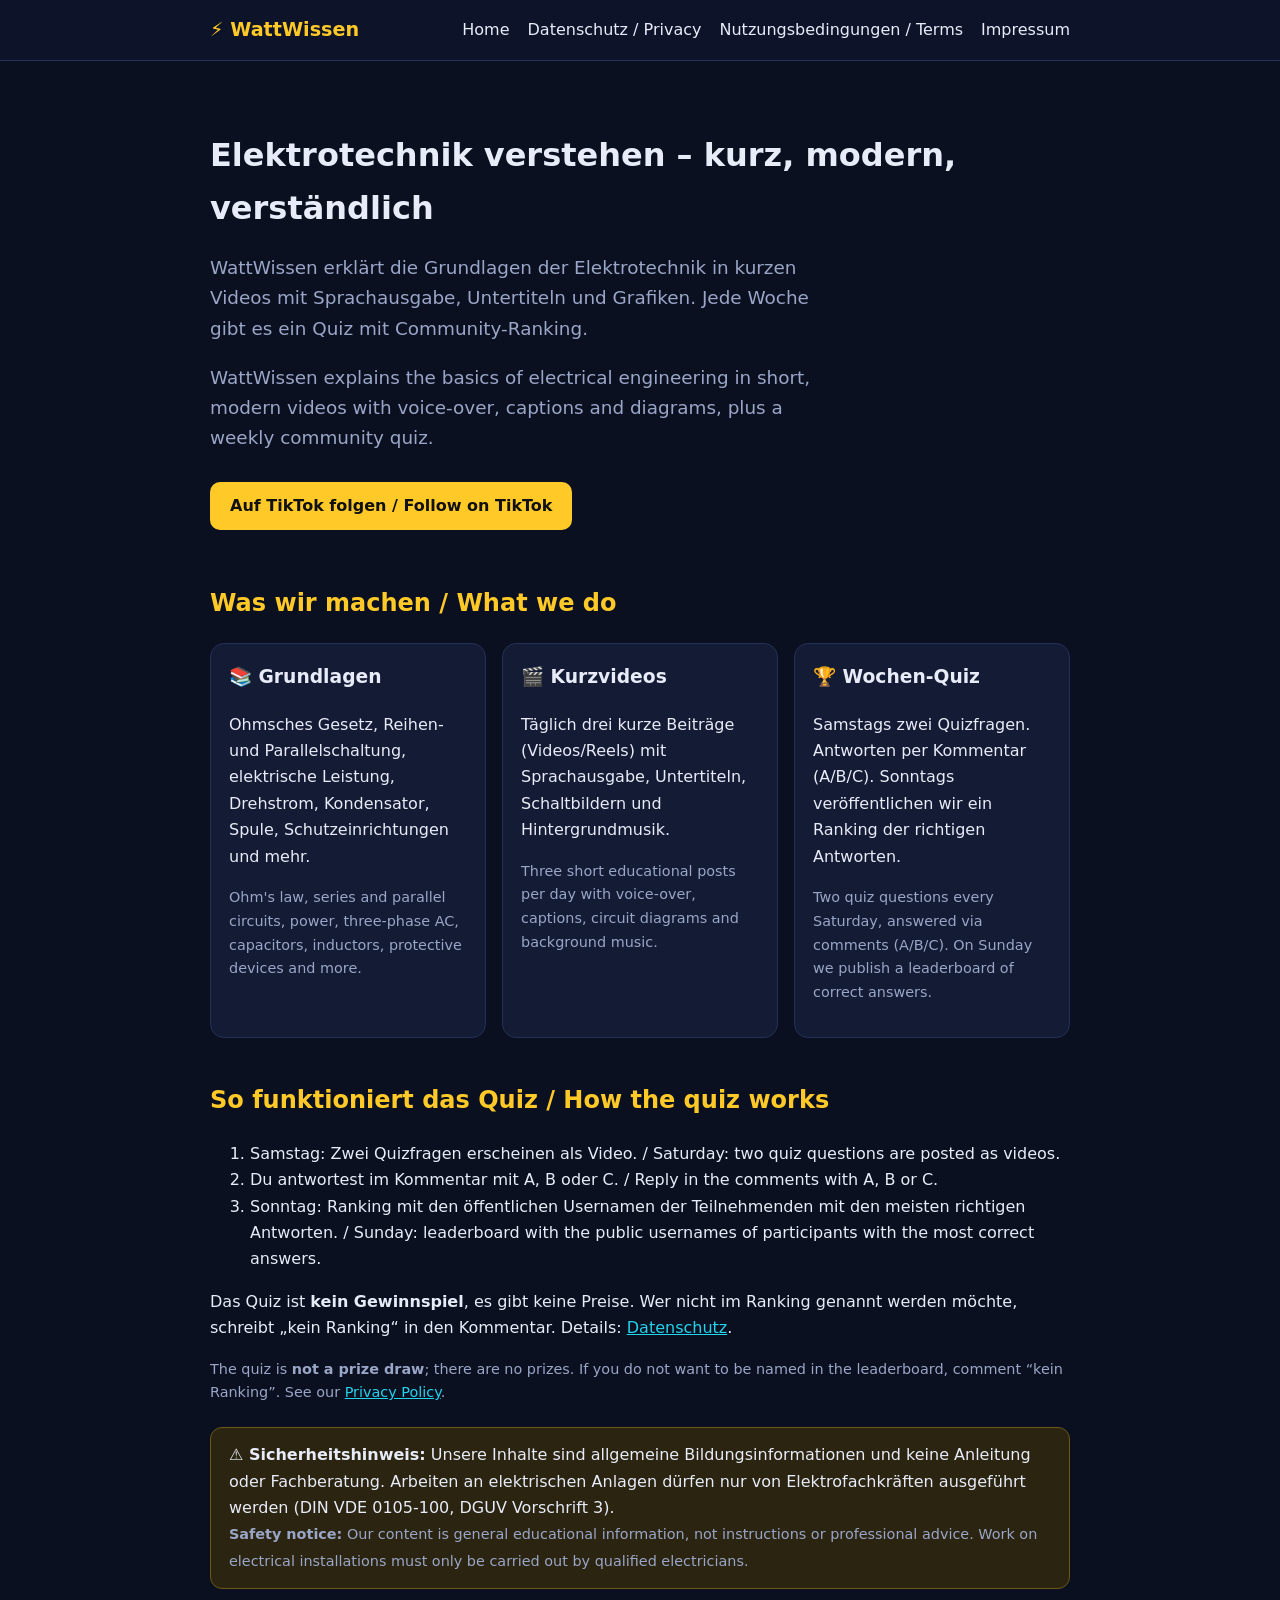
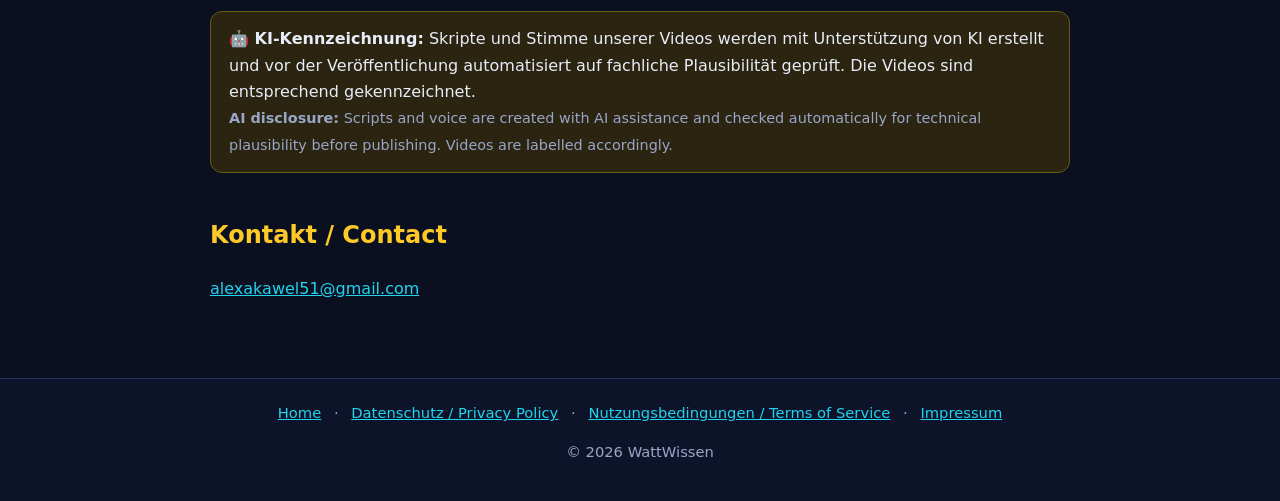
<file: index.html>
<!DOCTYPE html>
<html lang="de">
<head>
<meta charset="utf-8">
<meta name="viewport" content="width=device-width, initial-scale=1">
<title>WattWissen – Elektrotechnik-Grundlagen kurz erklärt</title>
<meta name="description" content="WattWissen vermittelt Elektrotechnik-Grundlagen in kurzen Videos und einem wöchentlichen Quiz. Educational electrical engineering basics in short videos.">
<link rel="stylesheet" href="style.css">
</head>
<body>
<header><nav>
<a class="brand" href="index.html">⚡ WattWissen</a>
<a href="index.html">Home</a>
<a href="privacy.html">Datenschutz / Privacy</a>
<a href="terms.html">Nutzungsbedingungen / Terms</a>
<a href="impressum.html">Impressum</a>
</nav></header>
<main>
<section class="hero">
<h1>Elektrotechnik verstehen – kurz, modern, verständlich</h1>
<p>WattWissen erklärt die Grundlagen der Elektrotechnik in kurzen Videos mit Sprachausgabe, Untertiteln und Grafiken. Jede Woche gibt es ein Quiz mit Community-Ranking.</p>
<p lang="en" class="lang">WattWissen explains the basics of electrical engineering in short, modern videos with voice-over, captions and diagrams, plus a weekly community quiz.</p>
<a class="btn" href="https://www.tiktok.com/" rel="noopener">Auf TikTok folgen / Follow on TikTok</a>
</section>

<h2>Was wir machen / What we do</h2>
<div class="grid">
<div class="card"><h3>📚 Grundlagen</h3><p>Ohmsches Gesetz, Reihen- und Parallelschaltung, elektrische Leistung, Drehstrom, Kondensator, Spule, Schutzeinrichtungen und mehr.</p><p lang="en" class="lang">Ohm's law, series and parallel circuits, power, three-phase AC, capacitors, inductors, protective devices and more.</p></div>
<div class="card"><h3>🎬 Kurzvideos</h3><p>Täglich drei kurze Beiträge (Videos/Reels) mit Sprachausgabe, Untertiteln, Schaltbildern und Hintergrundmusik.</p><p lang="en" class="lang">Three short educational posts per day with voice-over, captions, circuit diagrams and background music.</p></div>
<div class="card"><h3>🏆 Wochen-Quiz</h3><p>Samstags zwei Quizfragen. Antworten per Kommentar (A/B/C). Sonntags veröffentlichen wir ein Ranking der richtigen Antworten.</p><p lang="en" class="lang">Two quiz questions every Saturday, answered via comments (A/B/C). On Sunday we publish a leaderboard of correct answers.</p></div>
</div>

<h2>So funktioniert das Quiz / How the quiz works</h2>
<ol>
<li>Samstag: Zwei Quizfragen erscheinen als Video. / Saturday: two quiz questions are posted as videos.</li>
<li>Du antwortest im Kommentar mit A, B oder C. / Reply in the comments with A, B or C.</li>
<li>Sonntag: Ranking mit den öffentlichen Usernamen der Teilnehmenden mit den meisten richtigen Antworten. / Sunday: leaderboard with the public usernames of participants with the most correct answers.</li>
</ol>
<p>Das Quiz ist <strong>kein Gewinnspiel</strong>, es gibt keine Preise. Wer nicht im Ranking genannt werden möchte, schreibt „kein Ranking“ in den Kommentar. Details: <a href="privacy.html">Datenschutz</a>.</p>
<p lang="en" class="lang">The quiz is <strong>not a prize draw</strong>; there are no prizes. If you do not want to be named in the leaderboard, comment “kein Ranking”. See our <a href="privacy.html">Privacy Policy</a>.</p>

<div class="notice">
<strong>⚠️ Sicherheitshinweis:</strong> Unsere Inhalte sind allgemeine Bildungsinformationen und keine Anleitung oder Fachberatung. Arbeiten an elektrischen Anlagen dürfen nur von Elektrofachkräften ausgeführt werden (DIN VDE 0105-100, DGUV Vorschrift 3).<br>
<span lang="en" class="lang"><strong>Safety notice:</strong> Our content is general educational information, not instructions or professional advice. Work on electrical installations must only be carried out by qualified electricians.</span>
</div>

<div class="notice">
<strong>🤖 KI-Kennzeichnung:</strong> Skripte und Stimme unserer Videos werden mit Unterstützung von KI erstellt und vor der Veröffentlichung automatisiert auf fachliche Plausibilität geprüft. Die Videos sind entsprechend gekennzeichnet.<br>
<span lang="en" class="lang"><strong>AI disclosure:</strong> Scripts and voice are created with AI assistance and checked automatically for technical plausibility before publishing. Videos are labelled accordingly.</span>
</div>

<h2>Kontakt / Contact</h2>
<p><a href="mailto:alexakawel51@gmail.com">alexakawel51@gmail.com</a></p>
</main>
<footer>
<a href="index.html">Home</a> · <a href="privacy.html">Datenschutz / Privacy Policy</a> · <a href="terms.html">Nutzungsbedingungen / Terms of Service</a> · <a href="impressum.html">Impressum</a>
<p>© 2026 WattWissen</p>
</footer>
</body>
</html>
</file>
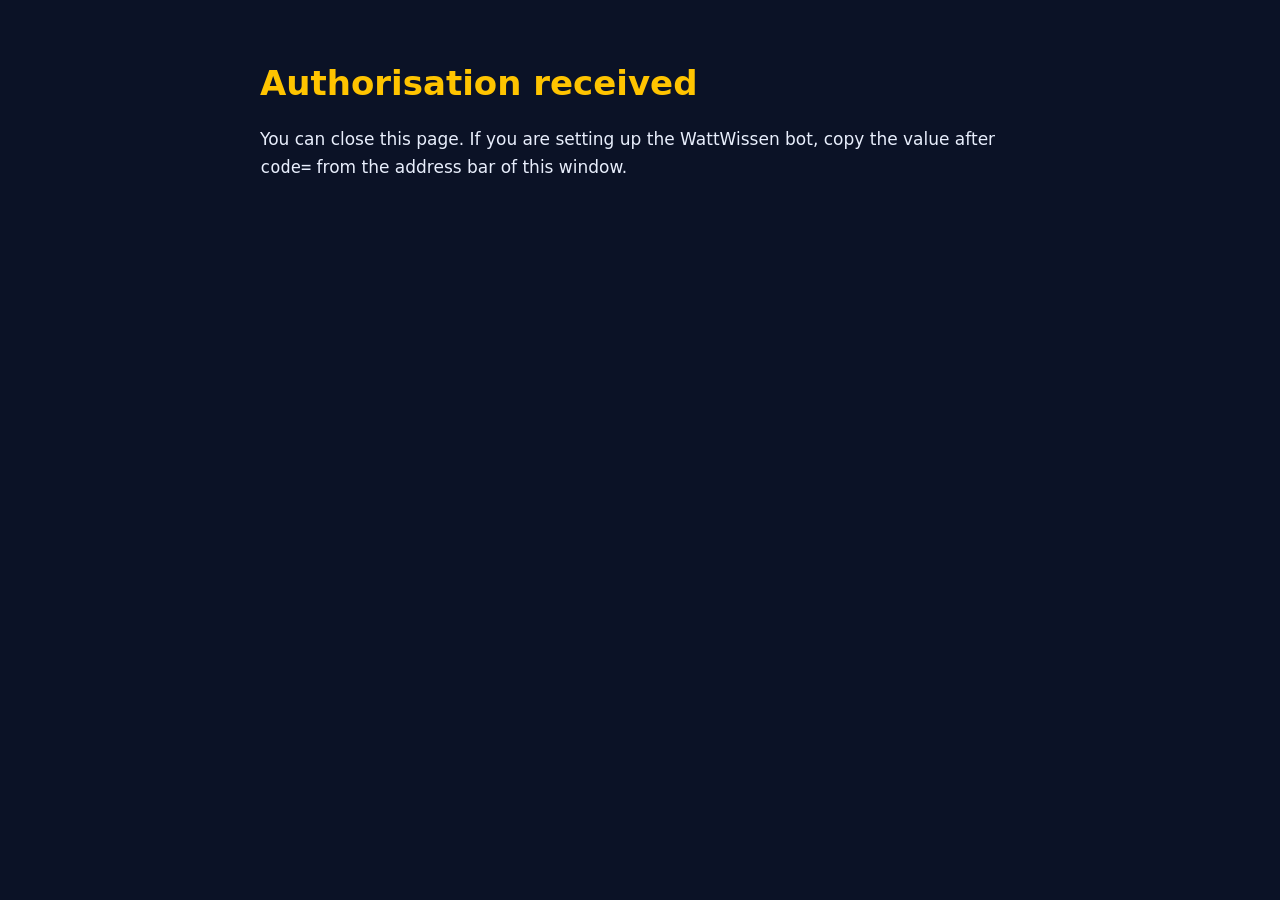
<file: callback/index.html>
<!doctype html><html lang="en"><head><meta charset="utf-8"><meta name="viewport" content="width=device-width,initial-scale=1"><title>WattWissen – Authorisation</title><style>
:root{color-scheme:dark}body{margin:0;background:#0b1226;color:#e8eefc;font:17px/1.6 system-ui,Segoe UI,Roboto,sans-serif}
main{max-width:760px;margin:0 auto;padding:40px 20px 80px}h1{color:#ffc400;line-height:1.2}h2{color:#00d6ff;margin-top:2em}
a{color:#00d6ff}nav a{margin-right:16px}img{width:96px;height:96px;border-radius:50%}small{color:#8c9ec8}
</style></head>
<body><main><h1>Authorisation received</h1><p>You can close this page. If you are setting up the WattWissen bot, copy the value after <code>code=</code> from the address bar of this window.</p></main></body></html>
</file>
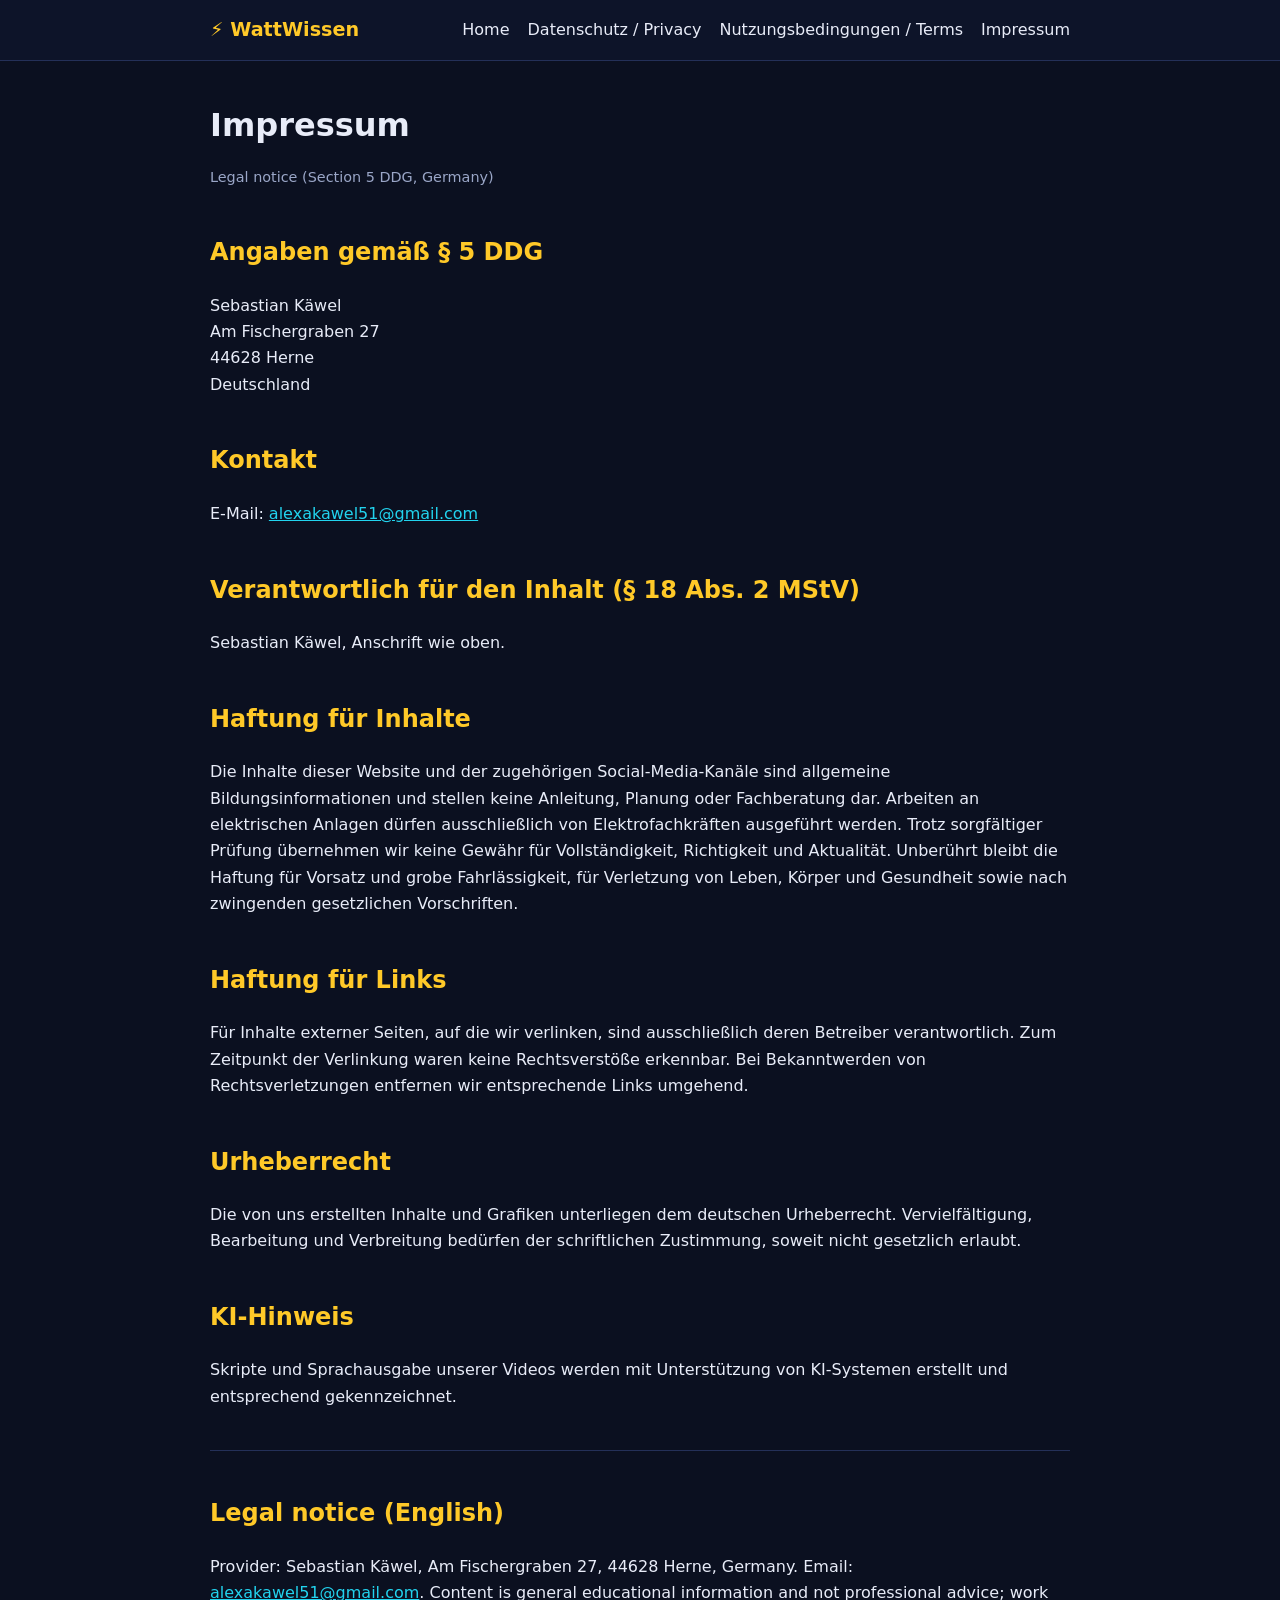
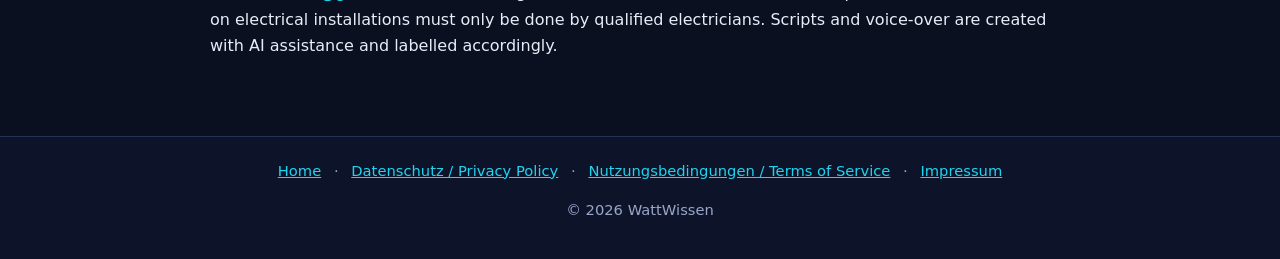
<file: impressum.html>
<!DOCTYPE html>
<html lang="de">
<head>
<meta charset="utf-8">
<meta name="viewport" content="width=device-width, initial-scale=1">
<title>Impressum – WattWissen</title>
<link rel="stylesheet" href="style.css">
</head>
<body>
<header><nav>
<a class="brand" href="index.html">⚡ WattWissen</a>
<a href="index.html">Home</a>
<a href="privacy.html">Datenschutz / Privacy</a>
<a href="terms.html">Nutzungsbedingungen / Terms</a>
<a href="impressum.html">Impressum</a>
</nav></header>
<main>
<h1>Impressum</h1>
<p class="lang">Legal notice (Section 5 DDG, Germany)</p>
<h2>Angaben gemäß § 5 DDG</h2>
<p>Sebastian Käwel<br>Am Fischergraben 27<br>44628 Herne<br>Deutschland</p>
<h2>Kontakt</h2>
<p>E-Mail: <a href="mailto:alexakawel51@gmail.com">alexakawel51@gmail.com</a></p>
<h2>Verantwortlich für den Inhalt (§ 18 Abs. 2 MStV)</h2>
<p>Sebastian Käwel, Anschrift wie oben.</p>
<h2>Haftung für Inhalte</h2>
<p>Die Inhalte dieser Website und der zugehörigen Social-Media-Kanäle sind allgemeine Bildungsinformationen und stellen keine Anleitung, Planung oder Fachberatung dar. Arbeiten an elektrischen Anlagen dürfen ausschließlich von Elektrofachkräften ausgeführt werden. Trotz sorgfältiger Prüfung übernehmen wir keine Gewähr für Vollständigkeit, Richtigkeit und Aktualität. Unberührt bleibt die Haftung für Vorsatz und grobe Fahrlässigkeit, für Verletzung von Leben, Körper und Gesundheit sowie nach zwingenden gesetzlichen Vorschriften.</p>
<h2>Haftung für Links</h2>
<p>Für Inhalte externer Seiten, auf die wir verlinken, sind ausschließlich deren Betreiber verantwortlich. Zum Zeitpunkt der Verlinkung waren keine Rechtsverstöße erkennbar. Bei Bekanntwerden von Rechtsverletzungen entfernen wir entsprechende Links umgehend.</p>
<h2>Urheberrecht</h2>
<p>Die von uns erstellten Inhalte und Grafiken unterliegen dem deutschen Urheberrecht. Vervielfältigung, Bearbeitung und Verbreitung bedürfen der schriftlichen Zustimmung, soweit nicht gesetzlich erlaubt.</p>
<h2>KI-Hinweis</h2>
<p>Skripte und Sprachausgabe unserer Videos werden mit Unterstützung von KI-Systemen erstellt und entsprechend gekennzeichnet.</p>
<hr>
<h2 lang="en">Legal notice (English)</h2>
<p lang="en">Provider: Sebastian Käwel, Am Fischergraben 27, 44628 Herne, Germany. Email: <a href="mailto:alexakawel51@gmail.com">alexakawel51@gmail.com</a>. Content is general educational information and not professional advice; work on electrical installations must only be done by qualified electricians. Scripts and voice-over are created with AI assistance and labelled accordingly.</p>
</main>
<footer>
<a href="index.html">Home</a> · <a href="privacy.html">Datenschutz / Privacy Policy</a> · <a href="terms.html">Nutzungsbedingungen / Terms of Service</a> · <a href="impressum.html">Impressum</a>
<p>© 2026 WattWissen</p>
</footer>
</body>
</html>
</file>
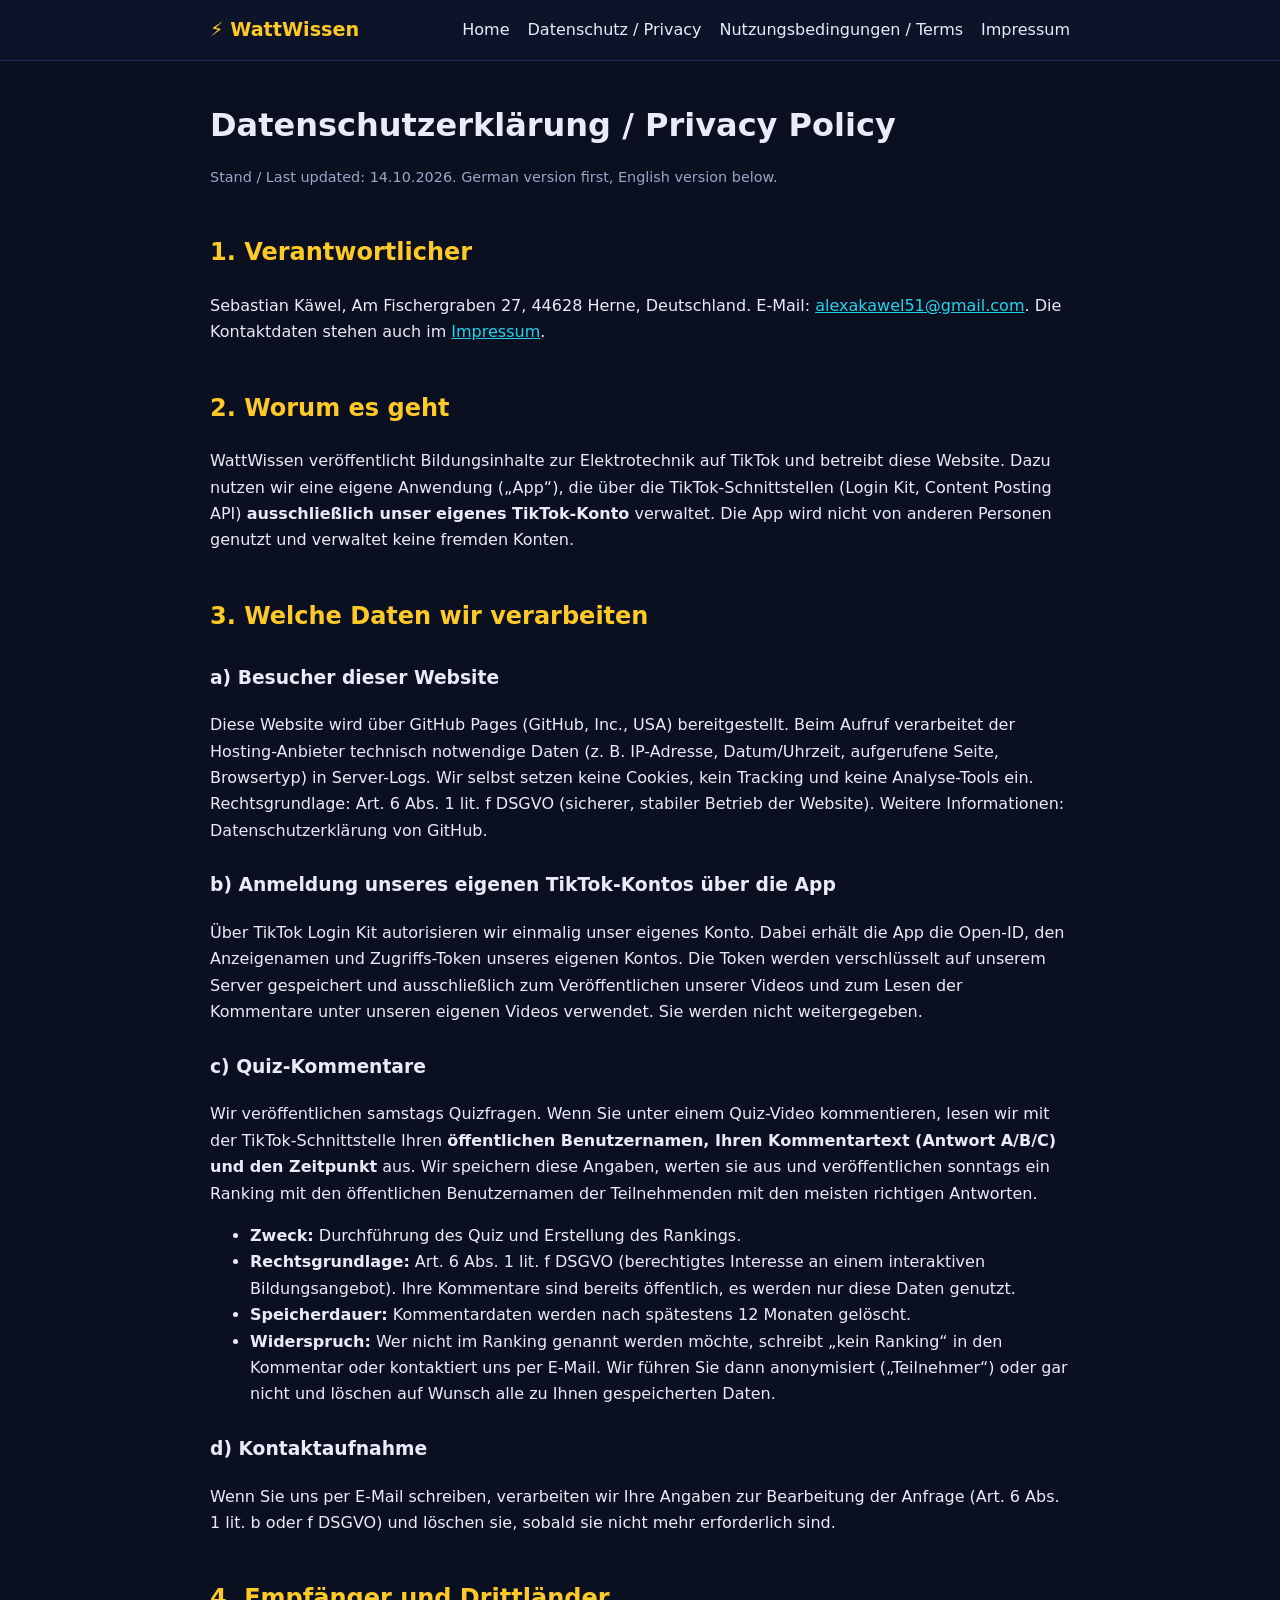
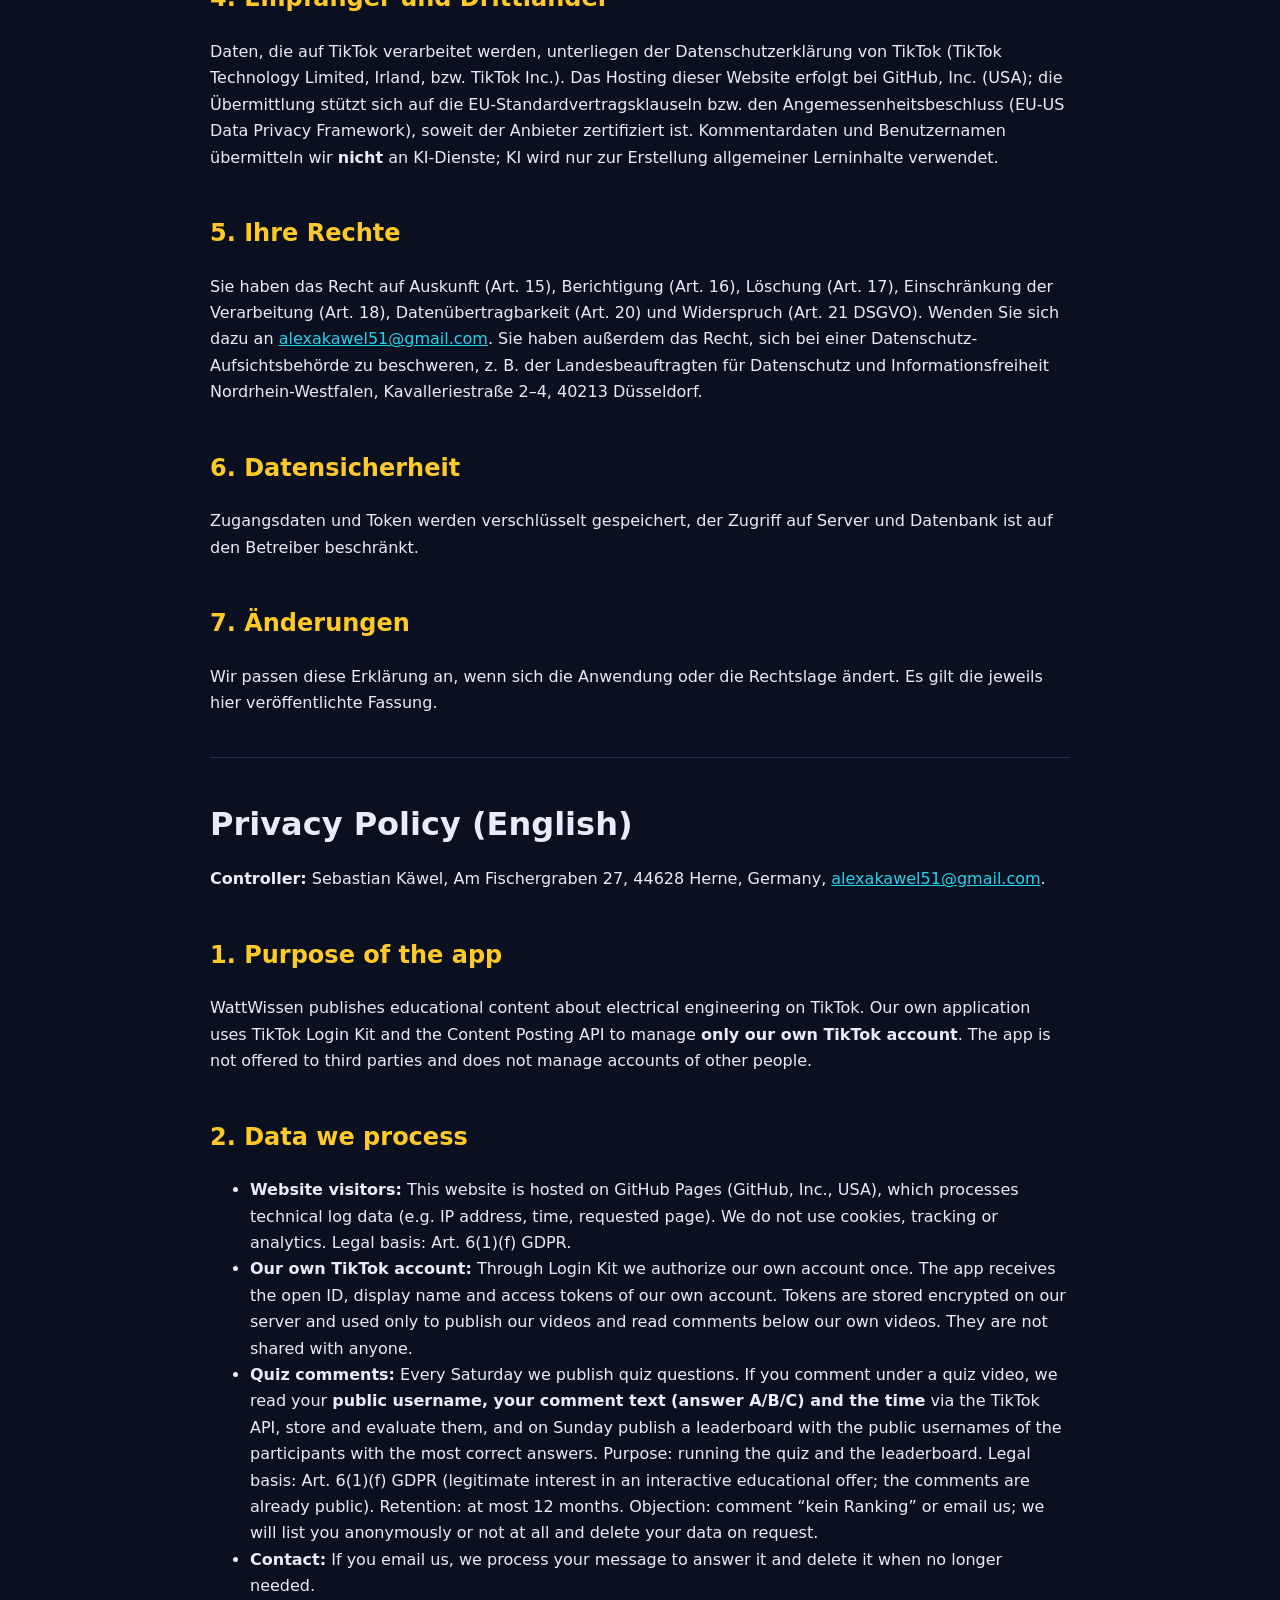
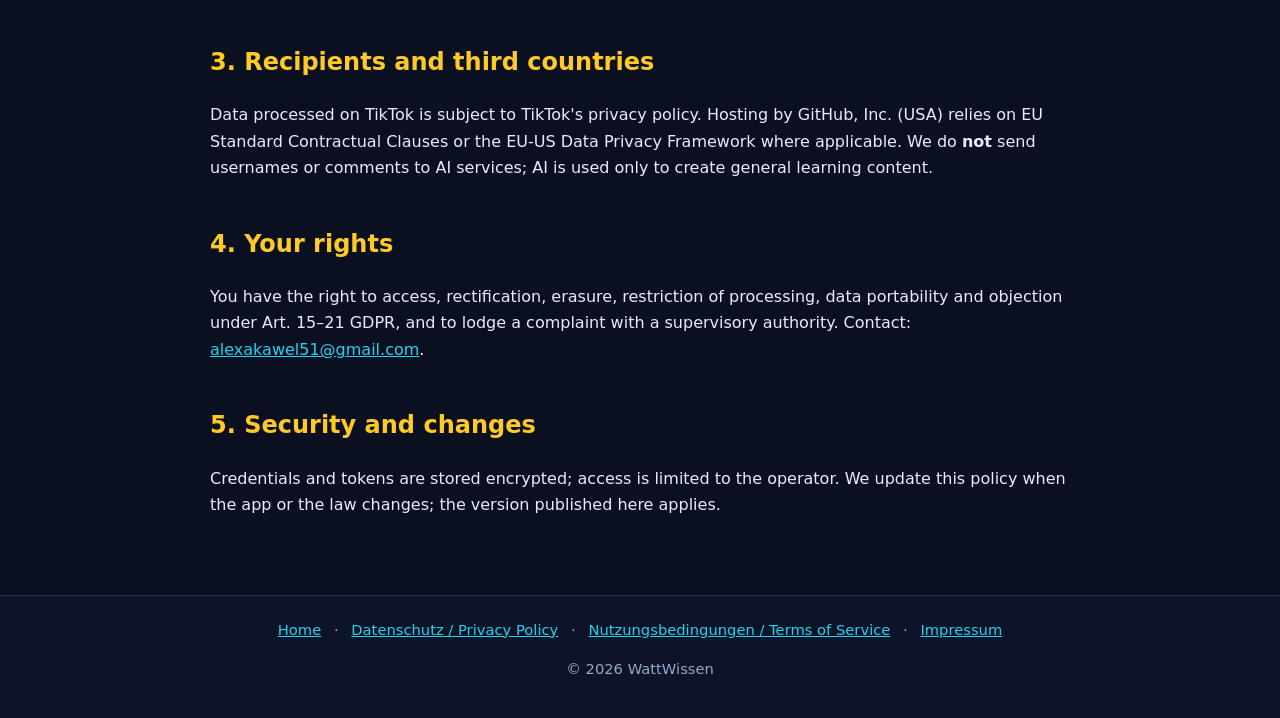
<file: privacy.html>
<!DOCTYPE html>
<html lang="de">
<head>
<meta charset="utf-8">
<meta name="viewport" content="width=device-width, initial-scale=1">
<title>Privacy Policy – WattWissen</title>
<link rel="stylesheet" href="style.css">
</head>
<body>
<header><nav>
<a class="brand" href="index.html">⚡ WattWissen</a>
<a href="index.html">Home</a>
<a href="privacy.html">Datenschutz / Privacy</a>
<a href="terms.html">Nutzungsbedingungen / Terms</a>
<a href="impressum.html">Impressum</a>
</nav></header>
<main>
<h1>Datenschutzerklärung / Privacy Policy</h1>
<p class="lang">Stand / Last updated: 14.10.2026. German version first, English version below.</p>

<h2>1. Verantwortlicher</h2>
<p>Sebastian Käwel, Am Fischergraben 27, 44628 Herne, Deutschland. E-Mail: <a href="mailto:alexakawel51@gmail.com">alexakawel51@gmail.com</a>. Die Kontaktdaten stehen auch im <a href="impressum.html">Impressum</a>.</p>

<h2>2. Worum es geht</h2>
<p>WattWissen veröffentlicht Bildungsinhalte zur Elektrotechnik auf TikTok und betreibt diese Website. Dazu nutzen wir eine eigene Anwendung („App“), die über die TikTok-Schnittstellen (Login Kit, Content Posting API) <strong>ausschließlich unser eigenes TikTok-Konto</strong> verwaltet. Die App wird nicht von anderen Personen genutzt und verwaltet keine fremden Konten.</p>

<h2>3. Welche Daten wir verarbeiten</h2>
<h3>a) Besucher dieser Website</h3>
<p>Diese Website wird über GitHub Pages (GitHub, Inc., USA) bereitgestellt. Beim Aufruf verarbeitet der Hosting-Anbieter technisch notwendige Daten (z. B. IP-Adresse, Datum/Uhrzeit, aufgerufene Seite, Browsertyp) in Server-Logs. Wir selbst setzen keine Cookies, kein Tracking und keine Analyse-Tools ein. Rechtsgrundlage: Art. 6 Abs. 1 lit. f DSGVO (sicherer, stabiler Betrieb der Website). Weitere Informationen: Datenschutzerklärung von GitHub.</p>
<h3>b) Anmeldung unseres eigenen TikTok-Kontos über die App</h3>
<p>Über TikTok Login Kit autorisieren wir einmalig unser eigenes Konto. Dabei erhält die App die Open-ID, den Anzeigenamen und Zugriffs-Token unseres eigenen Kontos. Die Token werden verschlüsselt auf unserem Server gespeichert und ausschließlich zum Veröffentlichen unserer Videos und zum Lesen der Kommentare unter unseren eigenen Videos verwendet. Sie werden nicht weitergegeben.</p>
<h3>c) Quiz-Kommentare</h3>
<p>Wir veröffentlichen samstags Quizfragen. Wenn Sie unter einem Quiz-Video kommentieren, lesen wir mit der TikTok-Schnittstelle Ihren <strong>öffentlichen Benutzernamen, Ihren Kommentartext (Antwort A/B/C) und den Zeitpunkt</strong> aus. Wir speichern diese Angaben, werten sie aus und veröffentlichen sonntags ein Ranking mit den öffentlichen Benutzernamen der Teilnehmenden mit den meisten richtigen Antworten.</p>
<ul>
<li><strong>Zweck:</strong> Durchführung des Quiz und Erstellung des Rankings.</li>
<li><strong>Rechtsgrundlage:</strong> Art. 6 Abs. 1 lit. f DSGVO (berechtigtes Interesse an einem interaktiven Bildungsangebot). Ihre Kommentare sind bereits öffentlich, es werden nur diese Daten genutzt.</li>
<li><strong>Speicherdauer:</strong> Kommentardaten werden nach spätestens 12 Monaten gelöscht.</li>
<li><strong>Widerspruch:</strong> Wer nicht im Ranking genannt werden möchte, schreibt „kein Ranking“ in den Kommentar oder kontaktiert uns per E-Mail. Wir führen Sie dann anonymisiert („Teilnehmer“) oder gar nicht und löschen auf Wunsch alle zu Ihnen gespeicherten Daten.</li>
</ul>
<h3>d) Kontaktaufnahme</h3>
<p>Wenn Sie uns per E-Mail schreiben, verarbeiten wir Ihre Angaben zur Bearbeitung der Anfrage (Art. 6 Abs. 1 lit. b oder f DSGVO) und löschen sie, sobald sie nicht mehr erforderlich sind.</p>

<h2>4. Empfänger und Drittländer</h2>
<p>Daten, die auf TikTok verarbeitet werden, unterliegen der Datenschutzerklärung von TikTok (TikTok Technology Limited, Irland, bzw. TikTok Inc.). Das Hosting dieser Website erfolgt bei GitHub, Inc. (USA); die Übermittlung stützt sich auf die EU-Standardvertragsklauseln bzw. den Angemessenheitsbeschluss (EU-US Data Privacy Framework), soweit der Anbieter zertifiziert ist. Kommentardaten und Benutzernamen übermitteln wir <strong>nicht</strong> an KI-Dienste; KI wird nur zur Erstellung allgemeiner Lerninhalte verwendet.</p>

<h2>5. Ihre Rechte</h2>
<p>Sie haben das Recht auf Auskunft (Art. 15), Berichtigung (Art. 16), Löschung (Art. 17), Einschränkung der Verarbeitung (Art. 18), Datenübertragbarkeit (Art. 20) und Widerspruch (Art. 21 DSGVO). Wenden Sie sich dazu an <a href="mailto:alexakawel51@gmail.com">alexakawel51@gmail.com</a>. Sie haben außerdem das Recht, sich bei einer Datenschutz-Aufsichtsbehörde zu beschweren, z. B. der Landesbeauftragten für Datenschutz und Informationsfreiheit Nordrhein-Westfalen, Kavalleriestraße 2–4, 40213 Düsseldorf.</p>

<h2>6. Datensicherheit</h2>
<p>Zugangsdaten und Token werden verschlüsselt gespeichert, der Zugriff auf Server und Datenbank ist auf den Betreiber beschränkt.</p>

<h2>7. Änderungen</h2>
<p>Wir passen diese Erklärung an, wenn sich die Anwendung oder die Rechtslage ändert. Es gilt die jeweils hier veröffentlichte Fassung.</p>

<hr>
<h1 lang="en">Privacy Policy (English)</h1>
<p lang="en"><strong>Controller:</strong> Sebastian Käwel, Am Fischergraben 27, 44628 Herne, Germany, <a href="mailto:alexakawel51@gmail.com">alexakawel51@gmail.com</a>.</p>
<h2 lang="en">1. Purpose of the app</h2>
<p lang="en">WattWissen publishes educational content about electrical engineering on TikTok. Our own application uses TikTok Login Kit and the Content Posting API to manage <strong>only our own TikTok account</strong>. The app is not offered to third parties and does not manage accounts of other people.</p>
<h2 lang="en">2. Data we process</h2>
<ul lang="en">
<li><strong>Website visitors:</strong> This website is hosted on GitHub Pages (GitHub, Inc., USA), which processes technical log data (e.g. IP address, time, requested page). We do not use cookies, tracking or analytics. Legal basis: Art. 6(1)(f) GDPR.</li>
<li><strong>Our own TikTok account:</strong> Through Login Kit we authorize our own account once. The app receives the open ID, display name and access tokens of our own account. Tokens are stored encrypted on our server and used only to publish our videos and read comments below our own videos. They are not shared with anyone.</li>
<li><strong>Quiz comments:</strong> Every Saturday we publish quiz questions. If you comment under a quiz video, we read your <strong>public username, your comment text (answer A/B/C) and the time</strong> via the TikTok API, store and evaluate them, and on Sunday publish a leaderboard with the public usernames of the participants with the most correct answers. Purpose: running the quiz and the leaderboard. Legal basis: Art. 6(1)(f) GDPR (legitimate interest in an interactive educational offer; the comments are already public). Retention: at most 12 months. Objection: comment “kein Ranking” or email us; we will list you anonymously or not at all and delete your data on request.</li>
<li><strong>Contact:</strong> If you email us, we process your message to answer it and delete it when no longer needed.</li>
</ul>
<h2 lang="en">3. Recipients and third countries</h2>
<p lang="en">Data processed on TikTok is subject to TikTok's privacy policy. Hosting by GitHub, Inc. (USA) relies on EU Standard Contractual Clauses or the EU-US Data Privacy Framework where applicable. We do <strong>not</strong> send usernames or comments to AI services; AI is used only to create general learning content.</p>
<h2 lang="en">4. Your rights</h2>
<p lang="en">You have the right to access, rectification, erasure, restriction of processing, data portability and objection under Art. 15–21 GDPR, and to lodge a complaint with a supervisory authority. Contact: <a href="mailto:alexakawel51@gmail.com">alexakawel51@gmail.com</a>.</p>
<h2 lang="en">5. Security and changes</h2>
<p lang="en">Credentials and tokens are stored encrypted; access is limited to the operator. We update this policy when the app or the law changes; the version published here applies.</p>
</main>
<footer>
<a href="index.html">Home</a> · <a href="privacy.html">Datenschutz / Privacy Policy</a> · <a href="terms.html">Nutzungsbedingungen / Terms of Service</a> · <a href="impressum.html">Impressum</a>
<p>© 2026 WattWissen</p>
</footer>
</body>
</html>
</file>
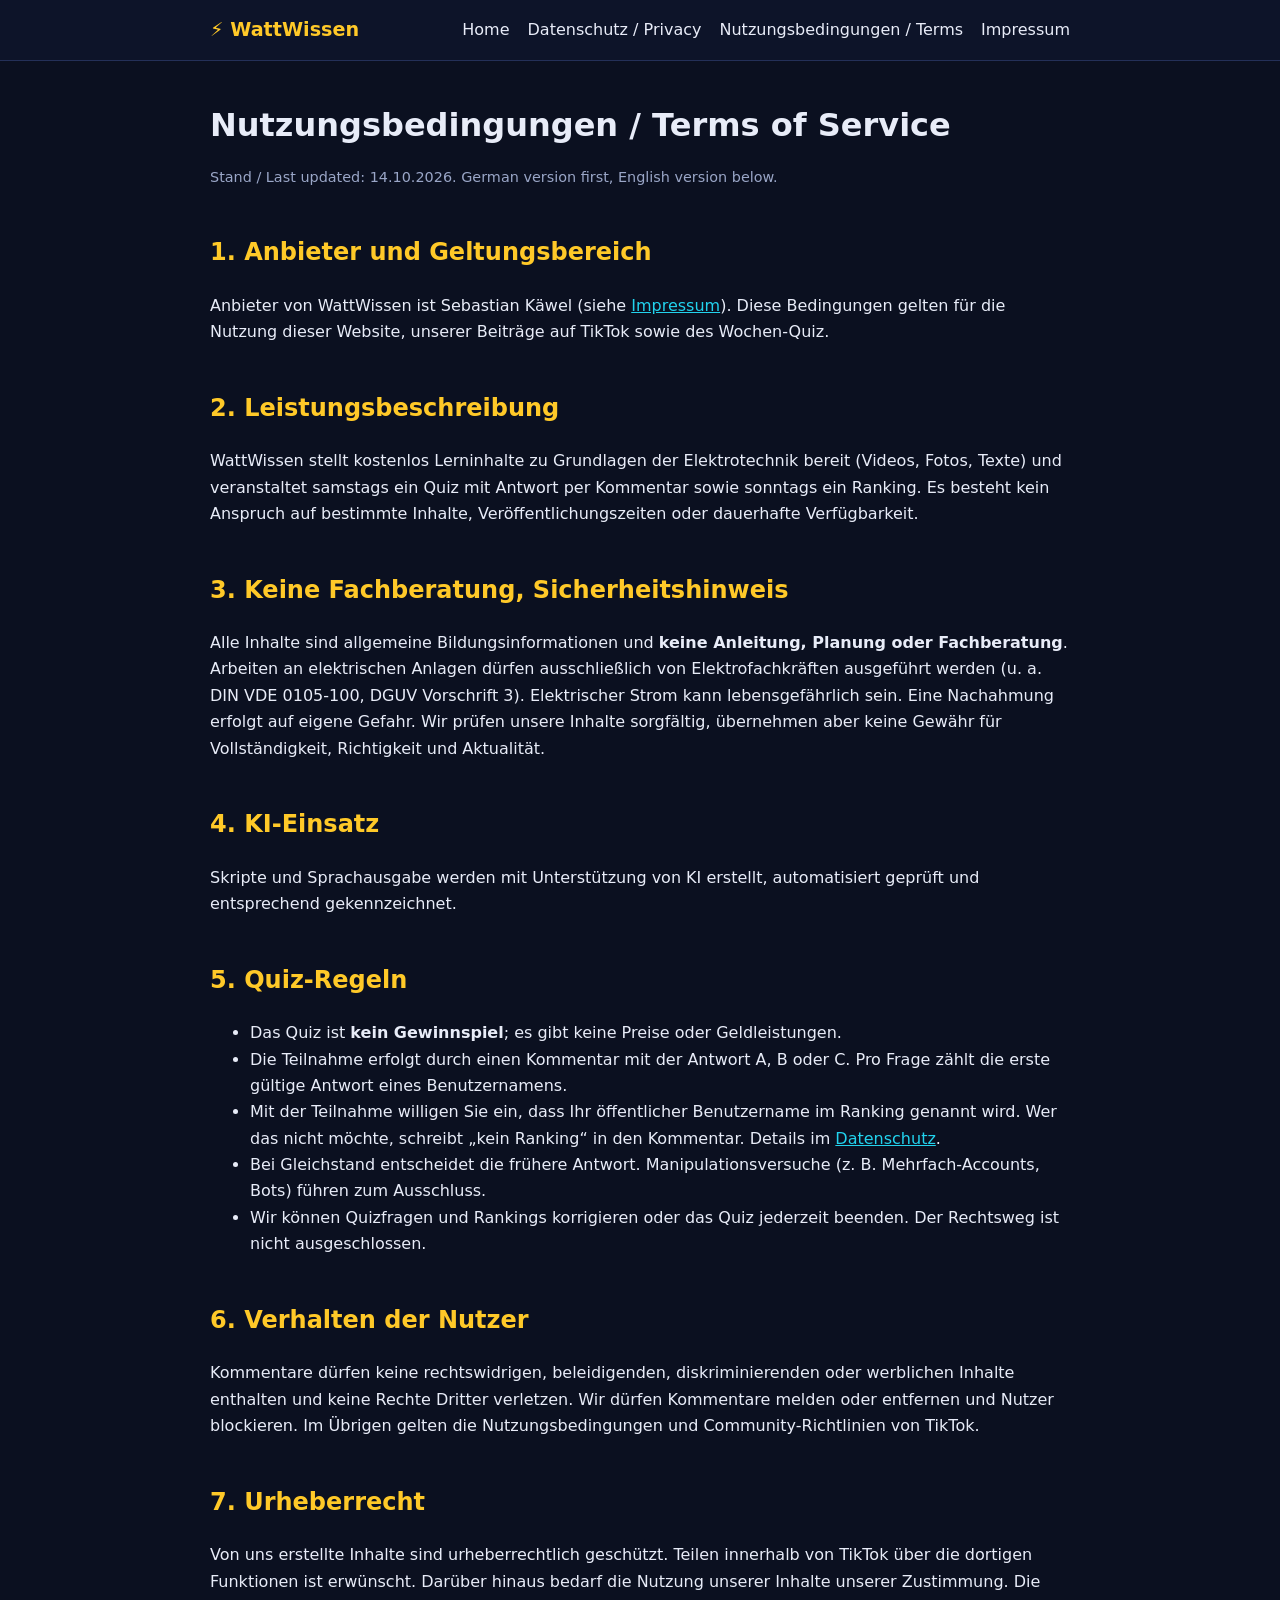
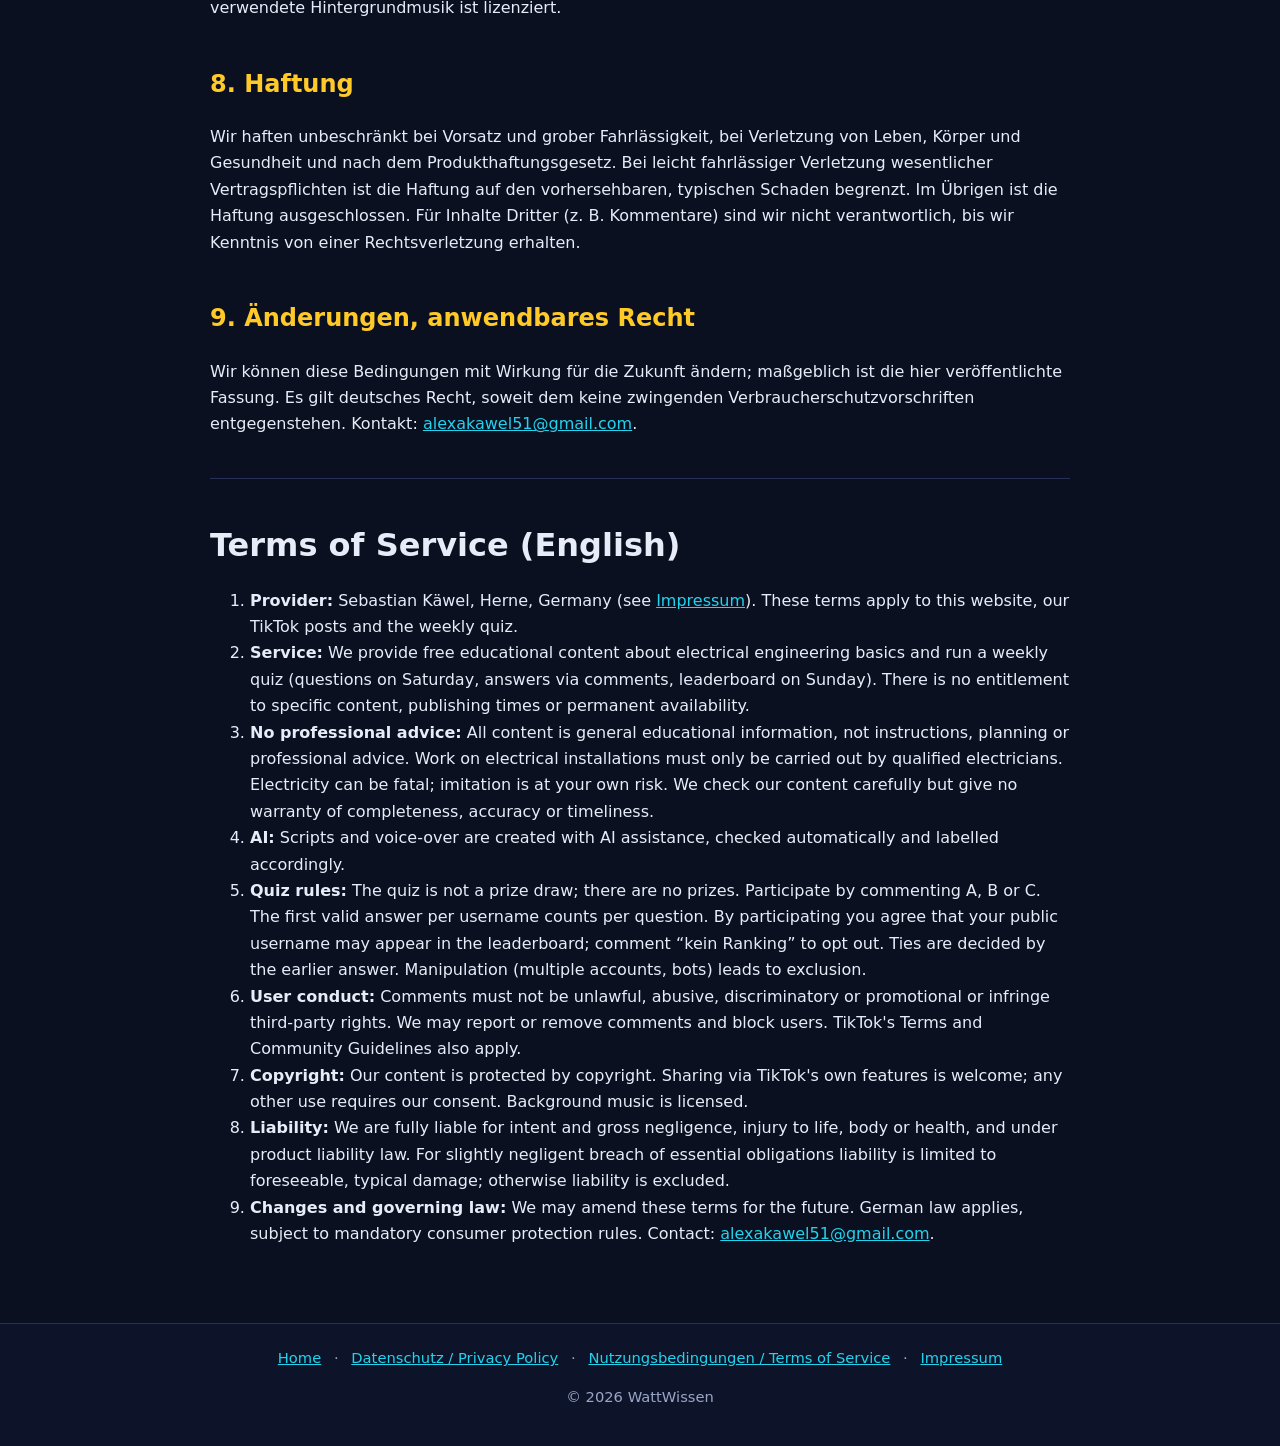
<file: terms.html>
<!DOCTYPE html>
<html lang="de">
<head>
<meta charset="utf-8">
<meta name="viewport" content="width=device-width, initial-scale=1">
<title>Terms of Service – WattWissen</title>
<link rel="stylesheet" href="style.css">
</head>
<body>
<header><nav>
<a class="brand" href="index.html">⚡ WattWissen</a>
<a href="index.html">Home</a>
<a href="privacy.html">Datenschutz / Privacy</a>
<a href="terms.html">Nutzungsbedingungen / Terms</a>
<a href="impressum.html">Impressum</a>
</nav></header>
<main>
<h1>Nutzungsbedingungen / Terms of Service</h1>
<p class="lang">Stand / Last updated: 14.10.2026. German version first, English version below.</p>

<h2>1. Anbieter und Geltungsbereich</h2>
<p>Anbieter von WattWissen ist Sebastian Käwel (siehe <a href="impressum.html">Impressum</a>). Diese Bedingungen gelten für die Nutzung dieser Website, unserer Beiträge auf TikTok sowie des Wochen-Quiz.</p>

<h2>2. Leistungsbeschreibung</h2>
<p>WattWissen stellt kostenlos Lerninhalte zu Grundlagen der Elektrotechnik bereit (Videos, Fotos, Texte) und veranstaltet samstags ein Quiz mit Antwort per Kommentar sowie sonntags ein Ranking. Es besteht kein Anspruch auf bestimmte Inhalte, Veröffentlichungszeiten oder dauerhafte Verfügbarkeit.</p>

<h2>3. Keine Fachberatung, Sicherheitshinweis</h2>
<p>Alle Inhalte sind allgemeine Bildungsinformationen und <strong>keine Anleitung, Planung oder Fachberatung</strong>. Arbeiten an elektrischen Anlagen dürfen ausschließlich von Elektrofachkräften ausgeführt werden (u. a. DIN VDE 0105-100, DGUV Vorschrift 3). Elektrischer Strom kann lebensgefährlich sein. Eine Nachahmung erfolgt auf eigene Gefahr. Wir prüfen unsere Inhalte sorgfältig, übernehmen aber keine Gewähr für Vollständigkeit, Richtigkeit und Aktualität.</p>

<h2>4. KI-Einsatz</h2>
<p>Skripte und Sprachausgabe werden mit Unterstützung von KI erstellt, automatisiert geprüft und entsprechend gekennzeichnet.</p>

<h2>5. Quiz-Regeln</h2>
<ul>
<li>Das Quiz ist <strong>kein Gewinnspiel</strong>; es gibt keine Preise oder Geldleistungen.</li>
<li>Die Teilnahme erfolgt durch einen Kommentar mit der Antwort A, B oder C. Pro Frage zählt die erste gültige Antwort eines Benutzernamens.</li>
<li>Mit der Teilnahme willigen Sie ein, dass Ihr öffentlicher Benutzername im Ranking genannt wird. Wer das nicht möchte, schreibt „kein Ranking“ in den Kommentar. Details im <a href="privacy.html">Datenschutz</a>.</li>
<li>Bei Gleichstand entscheidet die frühere Antwort. Manipulationsversuche (z. B. Mehrfach-Accounts, Bots) führen zum Ausschluss.</li>
<li>Wir können Quizfragen und Rankings korrigieren oder das Quiz jederzeit beenden. Der Rechtsweg ist nicht ausgeschlossen.</li>
</ul>

<h2>6. Verhalten der Nutzer</h2>
<p>Kommentare dürfen keine rechtswidrigen, beleidigenden, diskriminierenden oder werblichen Inhalte enthalten und keine Rechte Dritter verletzen. Wir dürfen Kommentare melden oder entfernen und Nutzer blockieren. Im Übrigen gelten die Nutzungsbedingungen und Community-Richtlinien von TikTok.</p>

<h2>7. Urheberrecht</h2>
<p>Von uns erstellte Inhalte sind urheberrechtlich geschützt. Teilen innerhalb von TikTok über die dortigen Funktionen ist erwünscht. Darüber hinaus bedarf die Nutzung unserer Inhalte unserer Zustimmung. Die verwendete Hintergrundmusik ist lizenziert.</p>

<h2>8. Haftung</h2>
<p>Wir haften unbeschränkt bei Vorsatz und grober Fahrlässigkeit, bei Verletzung von Leben, Körper und Gesundheit und nach dem Produkthaftungsgesetz. Bei leicht fahrlässiger Verletzung wesentlicher Vertragspflichten ist die Haftung auf den vorhersehbaren, typischen Schaden begrenzt. Im Übrigen ist die Haftung ausgeschlossen. Für Inhalte Dritter (z. B. Kommentare) sind wir nicht verantwortlich, bis wir Kenntnis von einer Rechtsverletzung erhalten.</p>

<h2>9. Änderungen, anwendbares Recht</h2>
<p>Wir können diese Bedingungen mit Wirkung für die Zukunft ändern; maßgeblich ist die hier veröffentlichte Fassung. Es gilt deutsches Recht, soweit dem keine zwingenden Verbraucherschutzvorschriften entgegenstehen. Kontakt: <a href="mailto:alexakawel51@gmail.com">alexakawel51@gmail.com</a>.</p>

<hr>
<h1 lang="en">Terms of Service (English)</h1>
<ol lang="en">
<li><strong>Provider:</strong> Sebastian Käwel, Herne, Germany (see <a href="impressum.html">Impressum</a>). These terms apply to this website, our TikTok posts and the weekly quiz.</li>
<li><strong>Service:</strong> We provide free educational content about electrical engineering basics and run a weekly quiz (questions on Saturday, answers via comments, leaderboard on Sunday). There is no entitlement to specific content, publishing times or permanent availability.</li>
<li><strong>No professional advice:</strong> All content is general educational information, not instructions, planning or professional advice. Work on electrical installations must only be carried out by qualified electricians. Electricity can be fatal; imitation is at your own risk. We check our content carefully but give no warranty of completeness, accuracy or timeliness.</li>
<li><strong>AI:</strong> Scripts and voice-over are created with AI assistance, checked automatically and labelled accordingly.</li>
<li><strong>Quiz rules:</strong> The quiz is not a prize draw; there are no prizes. Participate by commenting A, B or C. The first valid answer per username counts per question. By participating you agree that your public username may appear in the leaderboard; comment “kein Ranking” to opt out. Ties are decided by the earlier answer. Manipulation (multiple accounts, bots) leads to exclusion.</li>
<li><strong>User conduct:</strong> Comments must not be unlawful, abusive, discriminatory or promotional or infringe third-party rights. We may report or remove comments and block users. TikTok's Terms and Community Guidelines also apply.</li>
<li><strong>Copyright:</strong> Our content is protected by copyright. Sharing via TikTok's own features is welcome; any other use requires our consent. Background music is licensed.</li>
<li><strong>Liability:</strong> We are fully liable for intent and gross negligence, injury to life, body or health, and under product liability law. For slightly negligent breach of essential obligations liability is limited to foreseeable, typical damage; otherwise liability is excluded.</li>
<li><strong>Changes and governing law:</strong> We may amend these terms for the future. German law applies, subject to mandatory consumer protection rules. Contact: <a href="mailto:alexakawel51@gmail.com">alexakawel51@gmail.com</a>.</li>
</ol>
</main>
<footer>
<a href="index.html">Home</a> · <a href="privacy.html">Datenschutz / Privacy Policy</a> · <a href="terms.html">Nutzungsbedingungen / Terms of Service</a> · <a href="impressum.html">Impressum</a>
<p>© 2026 WattWissen</p>
</footer>
</body>
</html>
</file>
<file: style.css>
:root{--bg:#0b1020;--card:#141b34;--text:#e8ecf8;--muted:#9aa6c7;--accent:#ffc928;--cyan:#22d3ee}
*{box-sizing:border-box}
body{margin:0;font-family:system-ui,-apple-system,"Segoe UI",Roboto,sans-serif;background:var(--bg);color:var(--text);line-height:1.65}
a{color:var(--cyan)}
header{border-bottom:1px solid #243058;background:#0d1429}
nav{max-width:900px;margin:0 auto;padding:14px 20px;display:flex;flex-wrap:wrap;gap:18px;align-items:center}
nav .brand{font-weight:800;font-size:1.2rem;color:var(--accent);text-decoration:none;margin-right:auto}
nav a{text-decoration:none;color:var(--text)}
nav a:hover{color:var(--accent)}
main{max-width:900px;margin:0 auto;padding:32px 20px 60px}
h1{font-size:2rem;margin:.2em 0 .4em}
h2{margin-top:1.8em;color:var(--accent)}
h3{margin-top:1.4em}
.hero{padding:30px 0 10px}
.hero p{font-size:1.15rem;color:var(--muted);max-width:640px}
.btn{display:inline-block;background:var(--accent);color:#111;font-weight:700;padding:11px 20px;border-radius:10px;text-decoration:none;margin-top:10px}
.grid{display:grid;grid-template-columns:repeat(auto-fit,minmax(240px,1fr));gap:16px;margin-top:16px}
.card{background:var(--card);border:1px solid #243058;border-radius:14px;padding:18px}
.card h3{margin-top:0}
.notice{background:#2a2410;border:1px solid #6b5a14;border-radius:12px;padding:14px 18px;margin:22px 0}
.lang{color:var(--muted);font-size:.9rem}
footer{border-top:1px solid #243058;background:#0d1429;color:var(--muted);text-align:center;padding:22px 20px;font-size:.92rem}
footer a{margin:0 8px}
hr{border:0;border-top:1px solid #243058;margin:40px 0}
</file>
